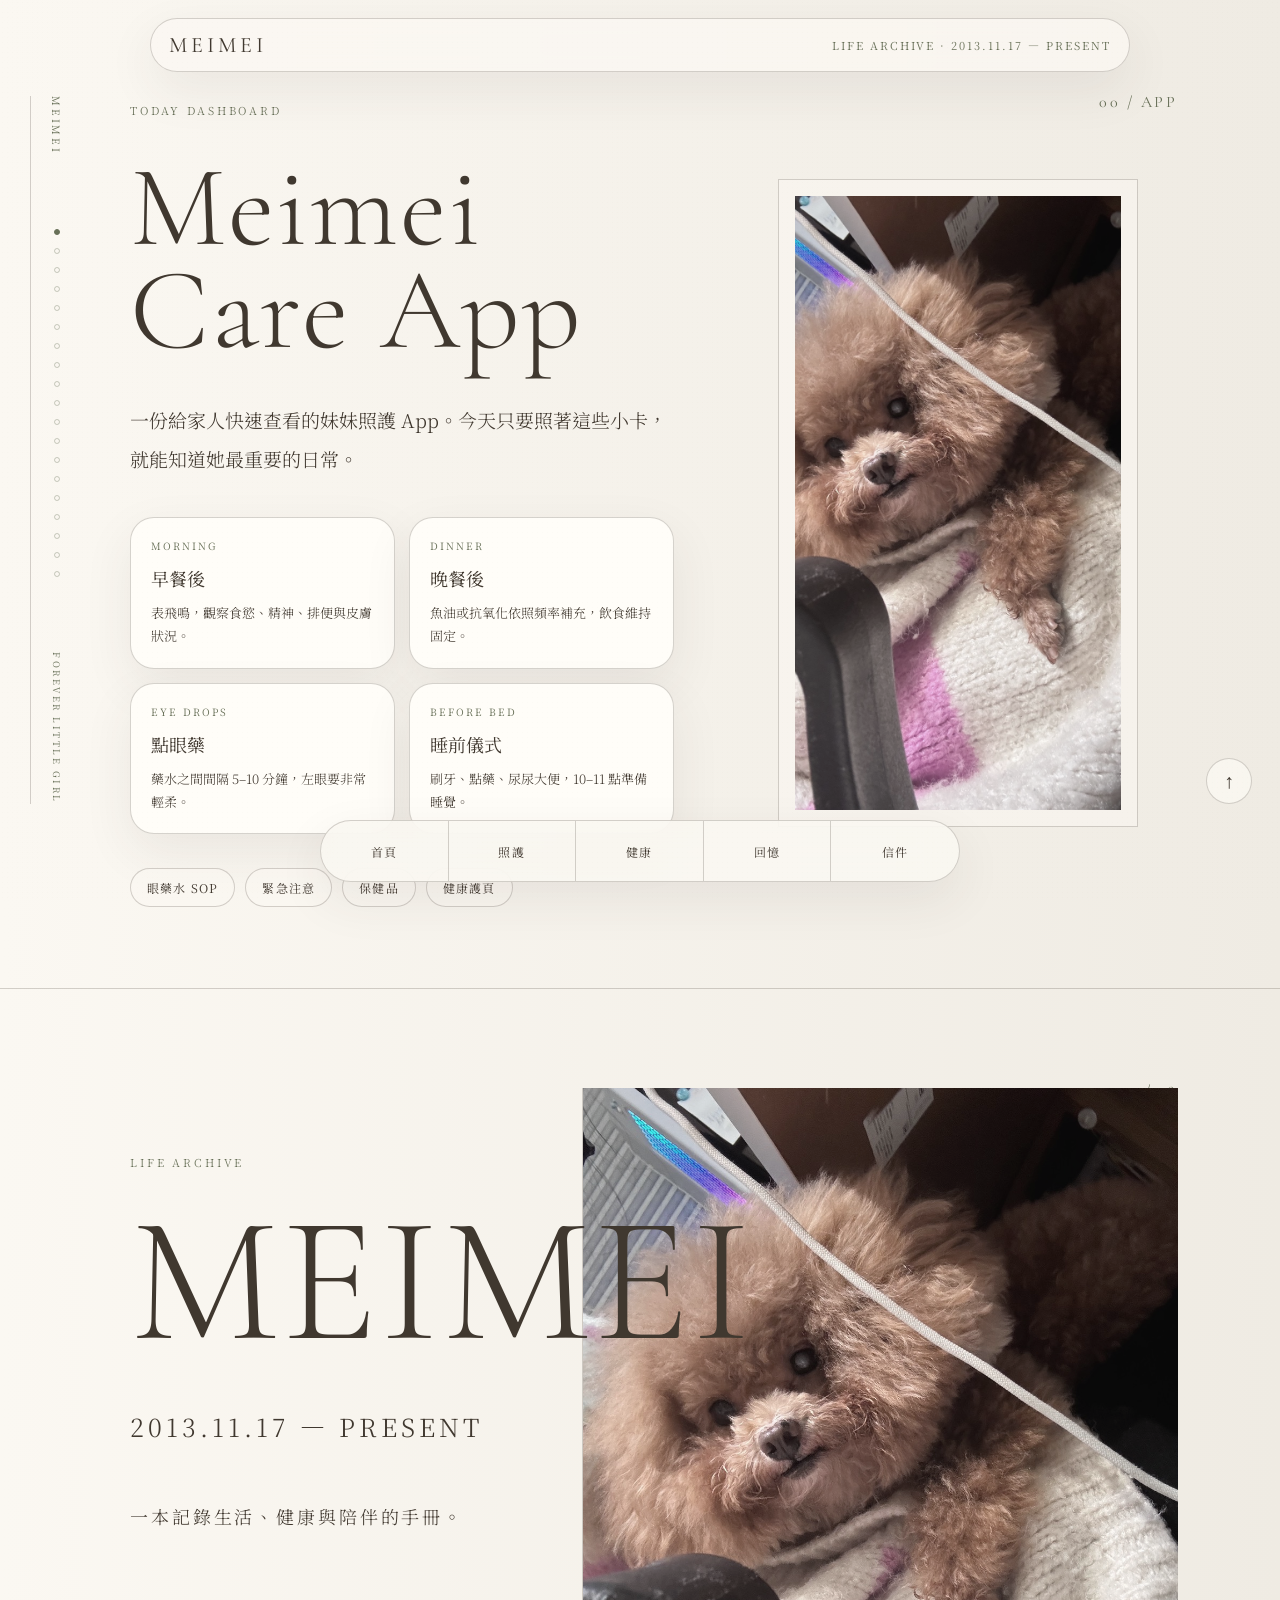
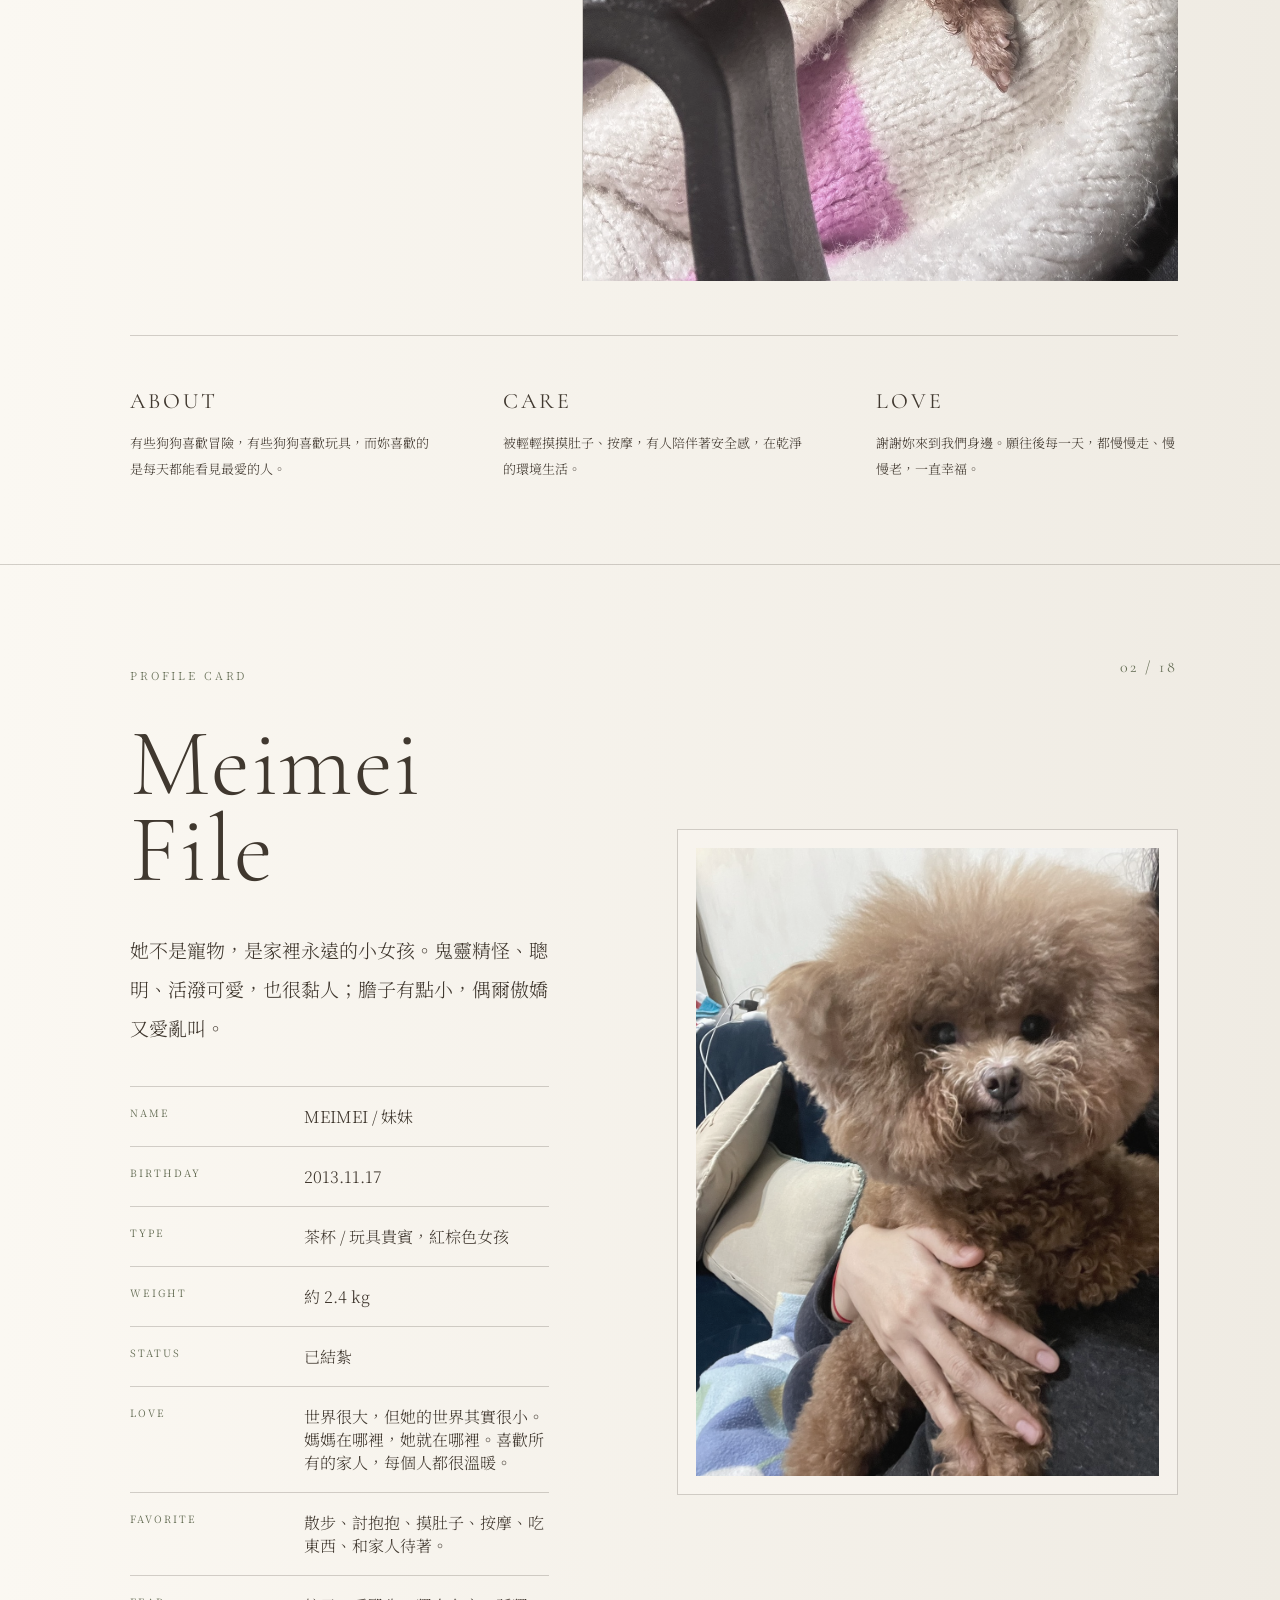
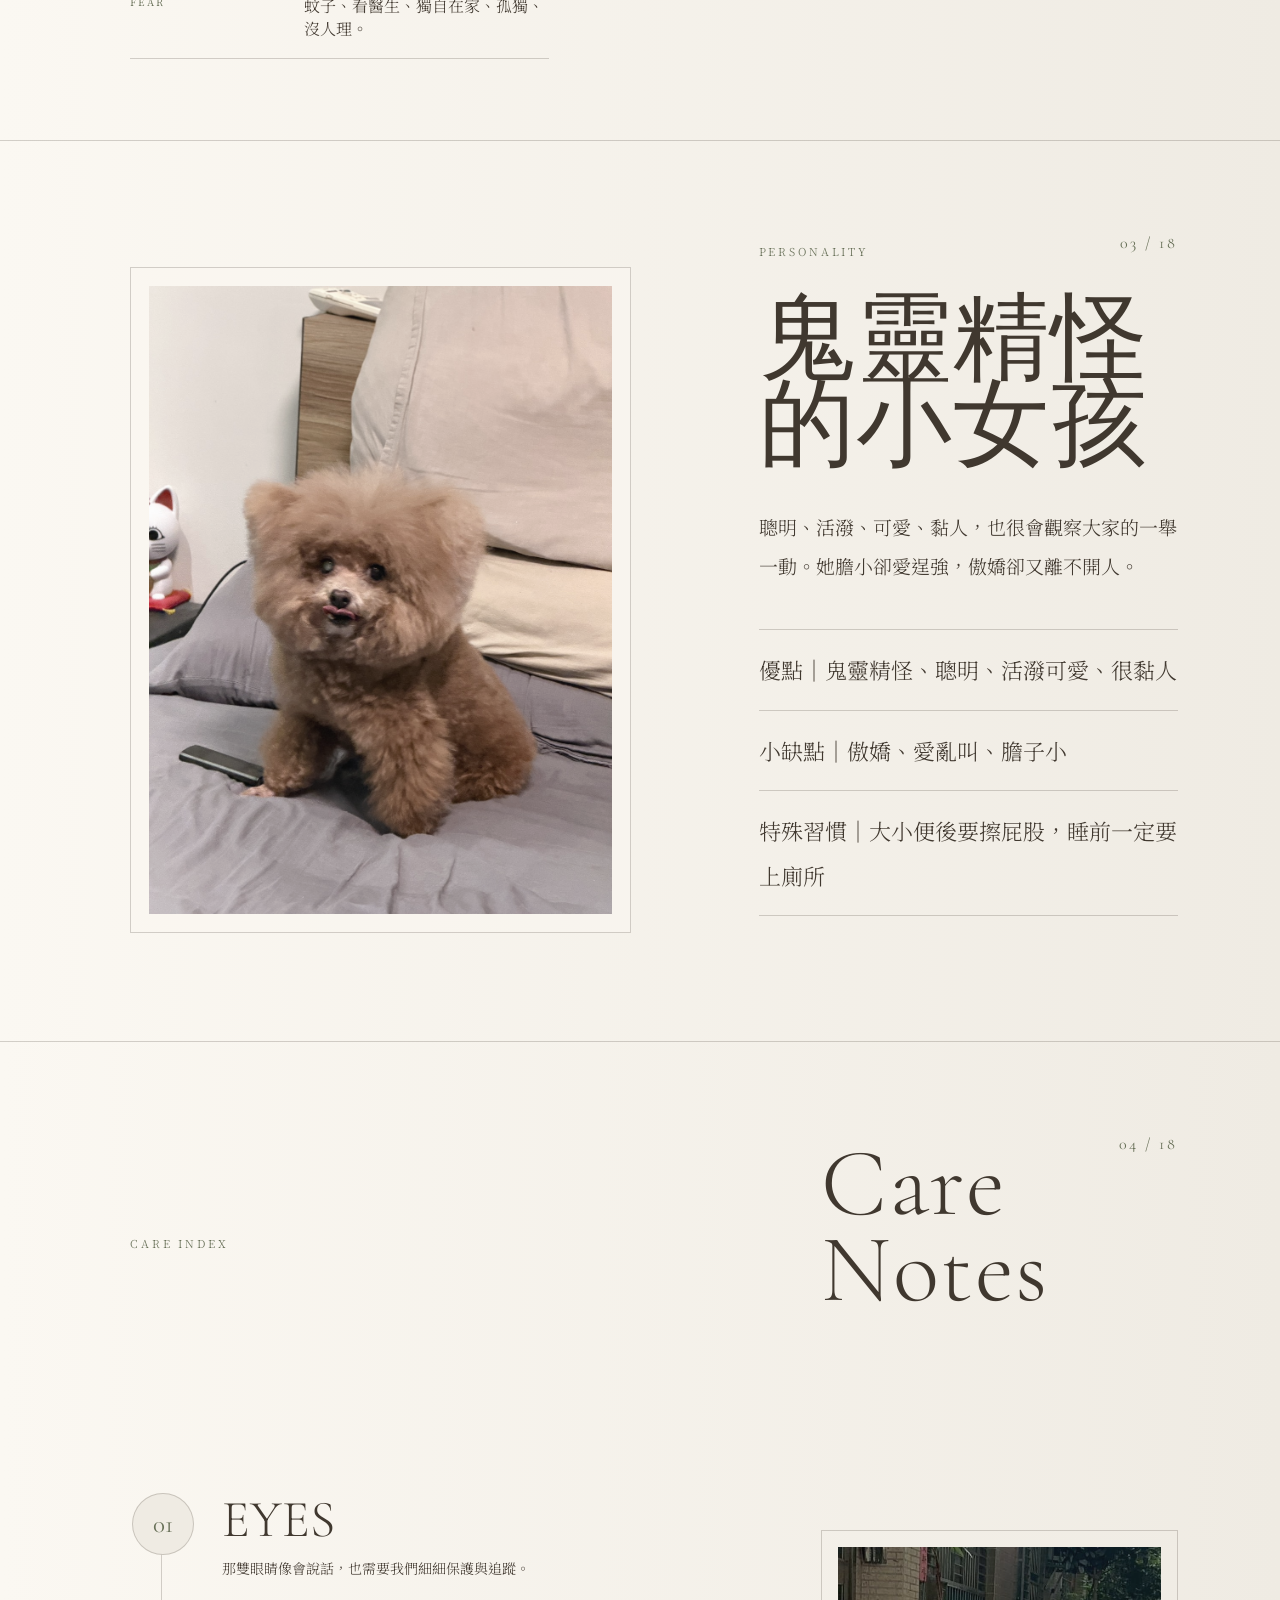
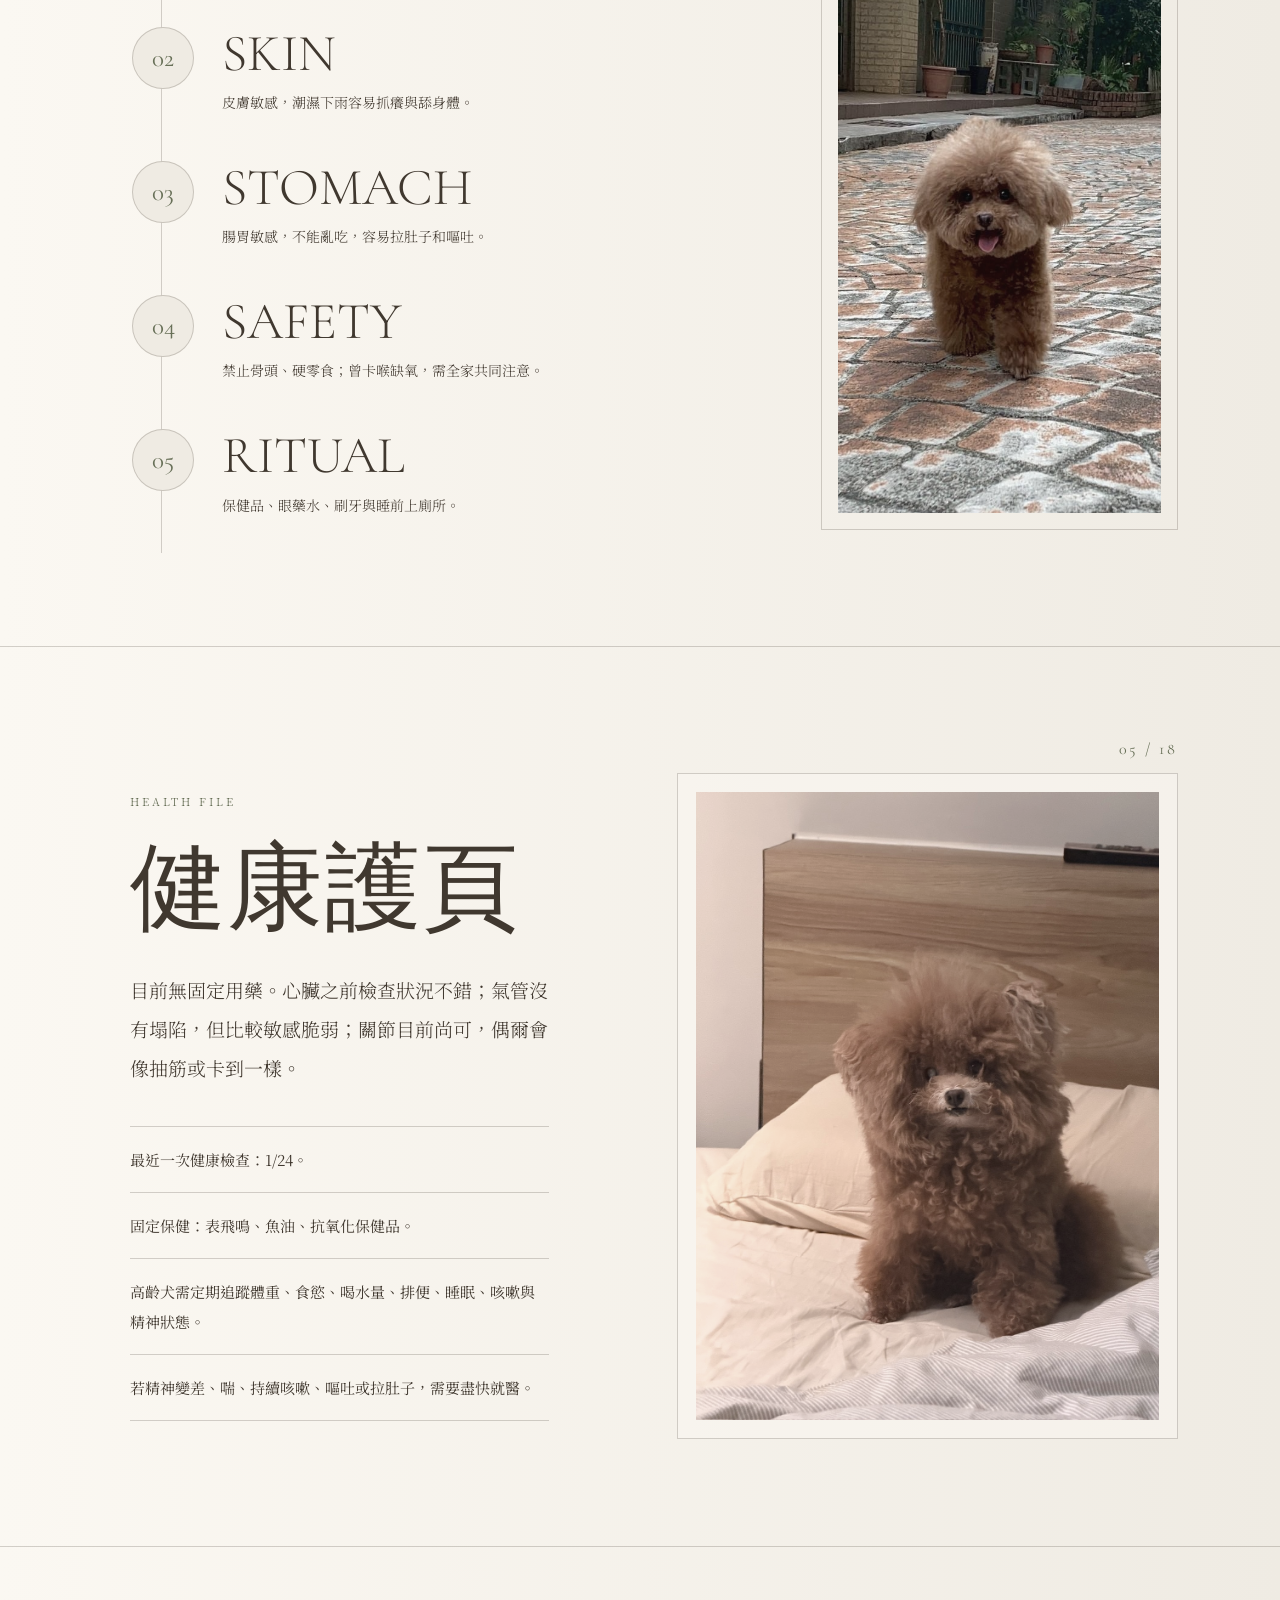
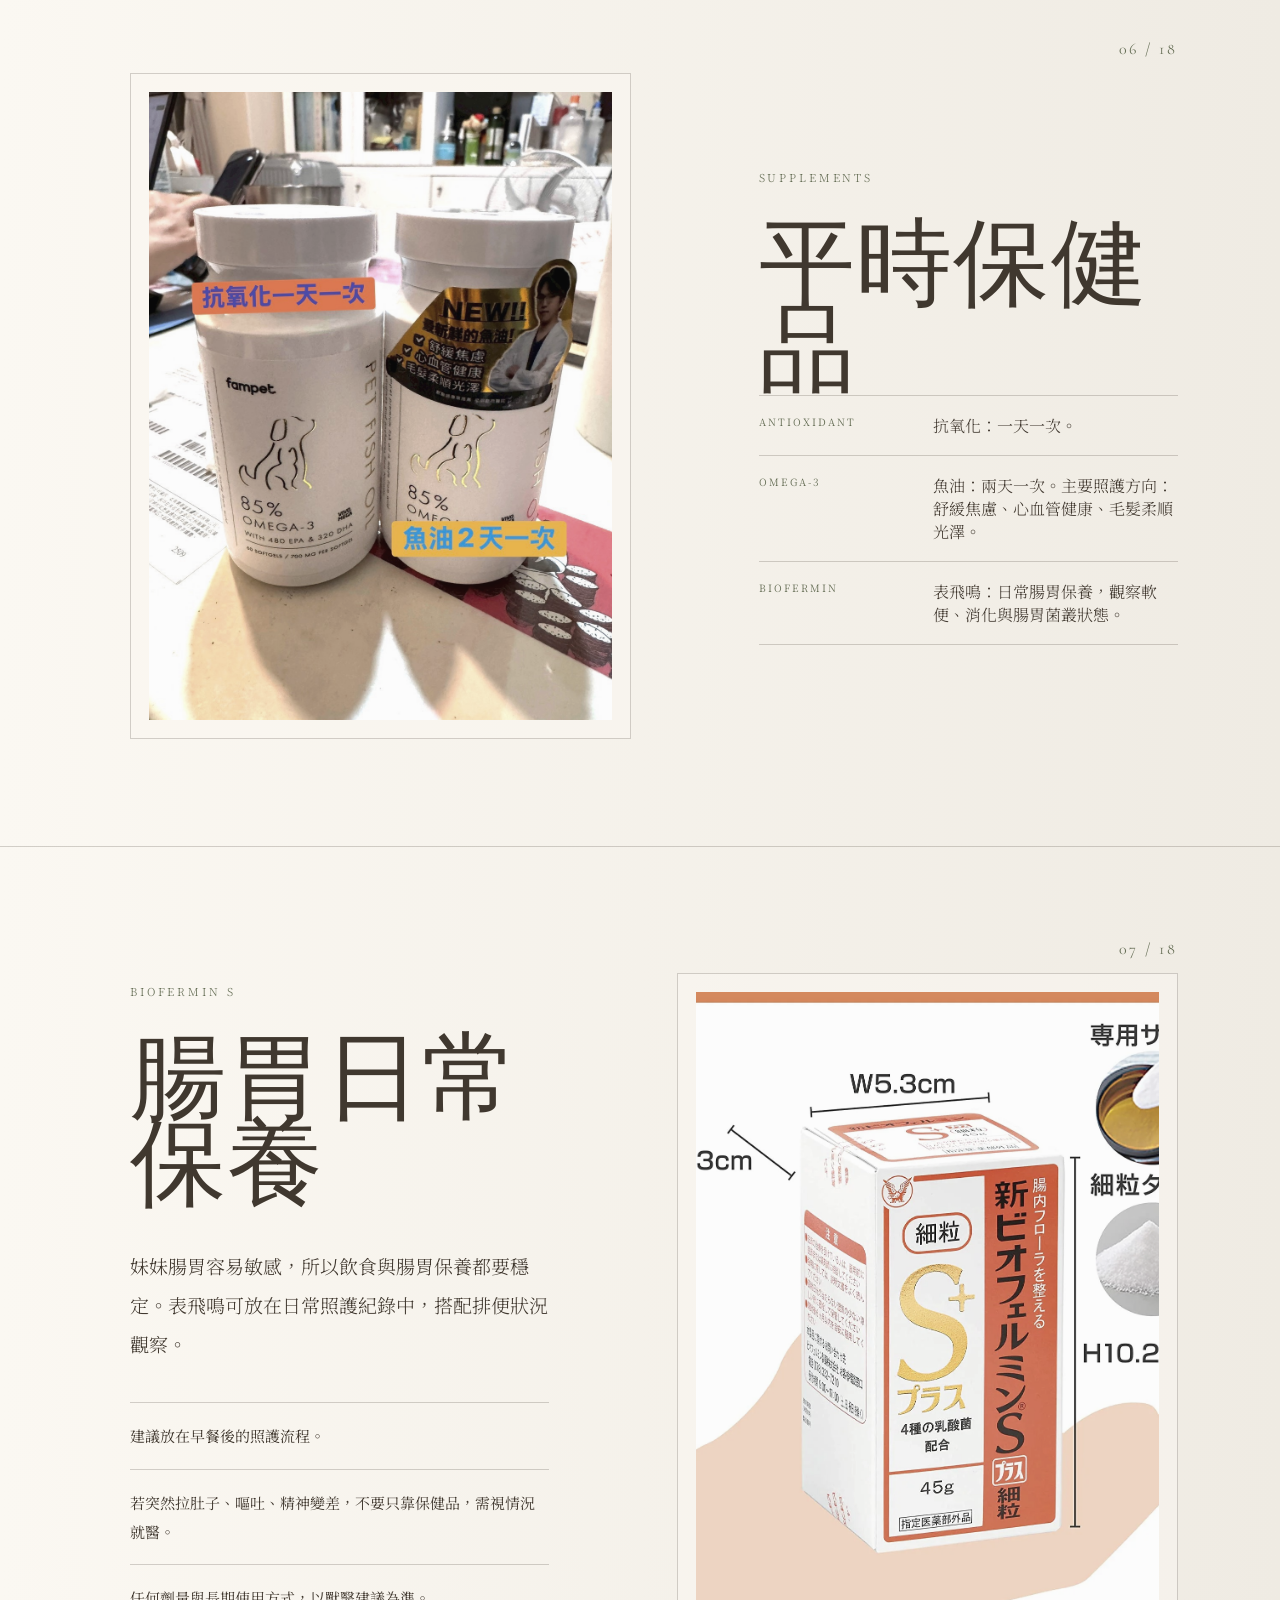
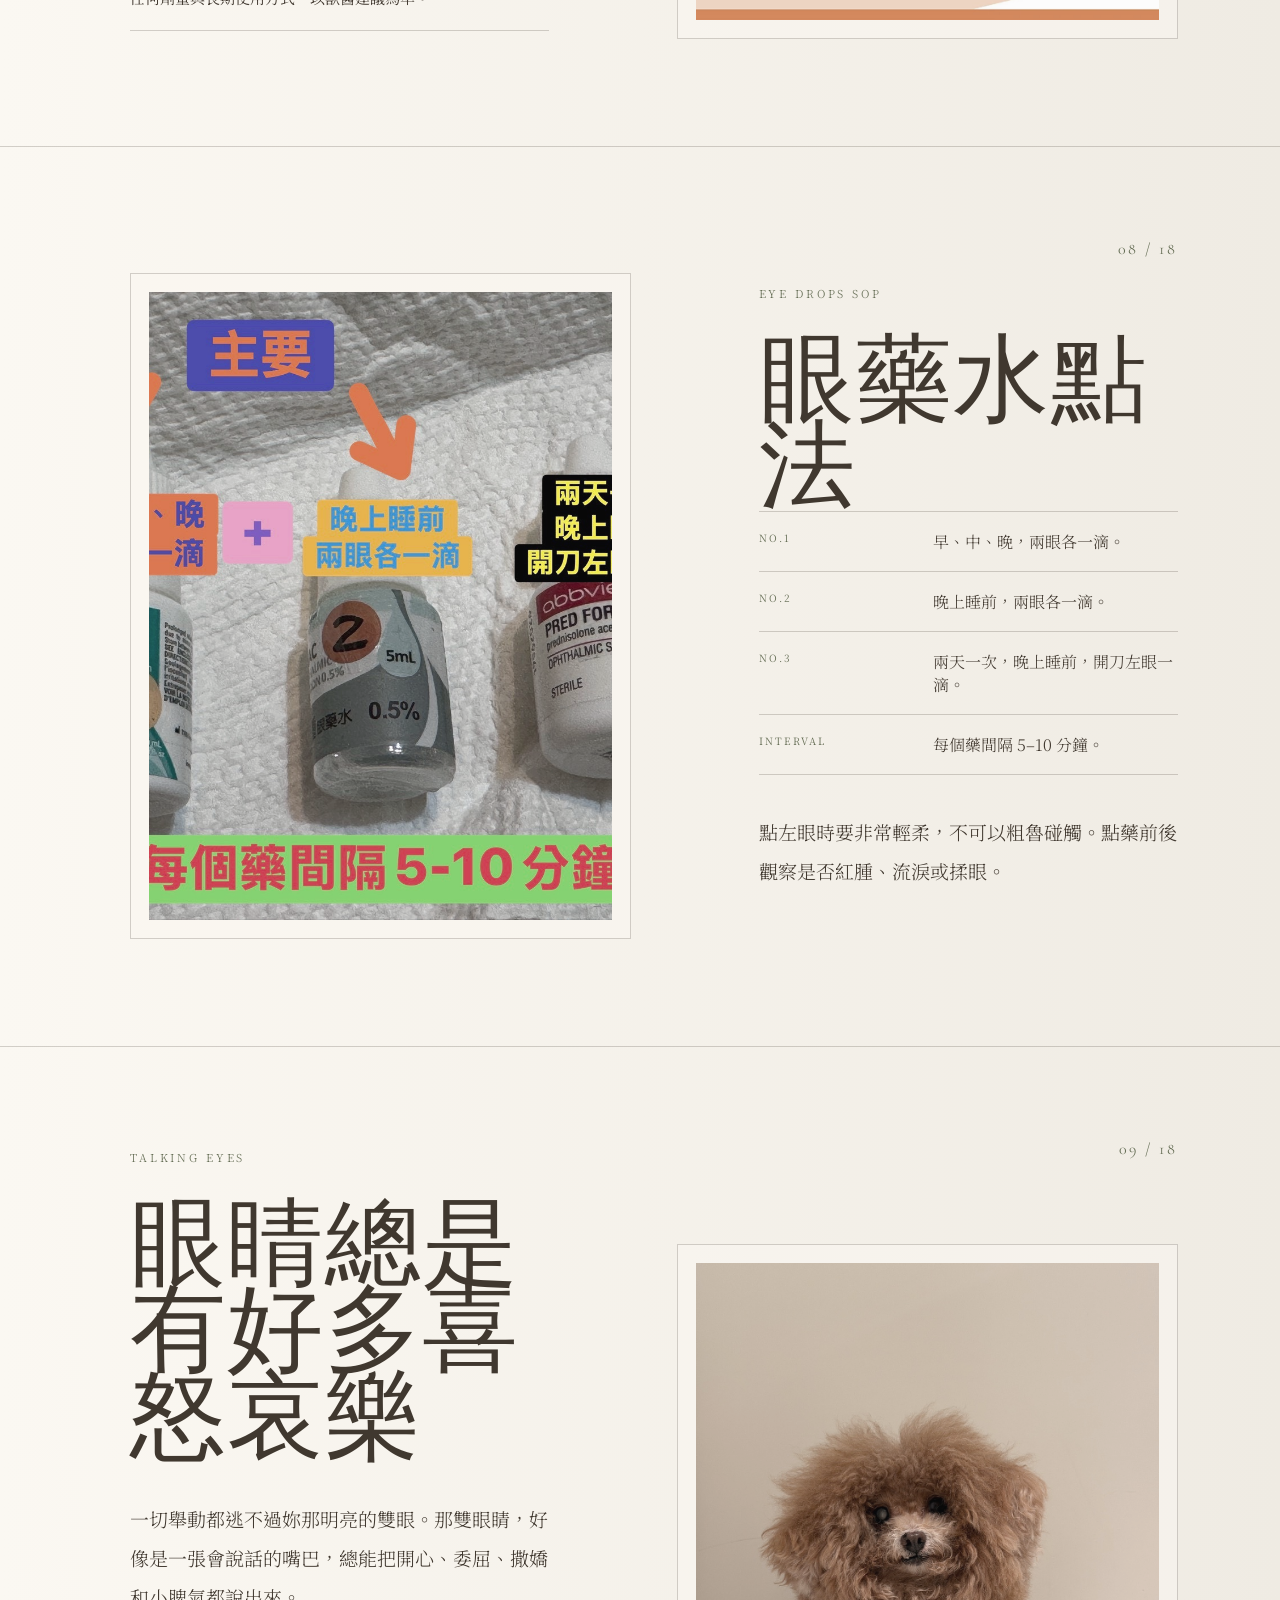
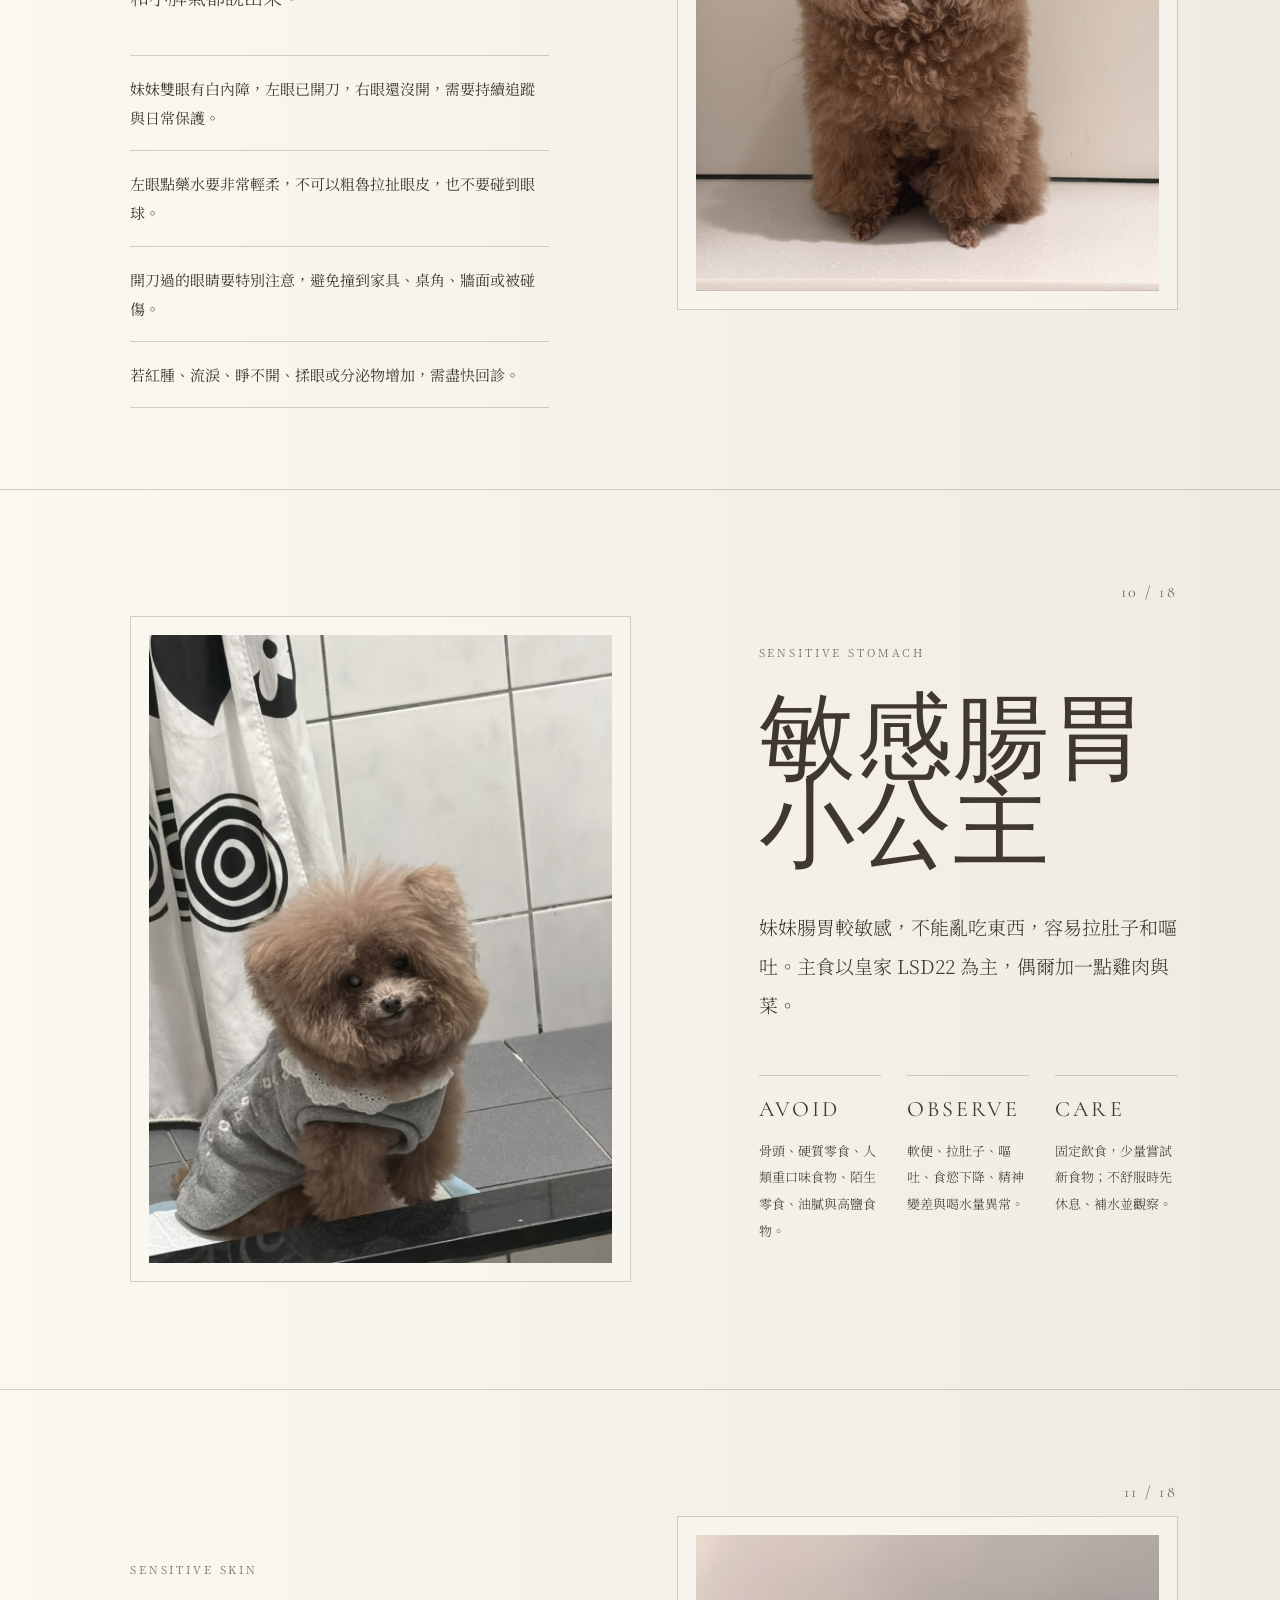
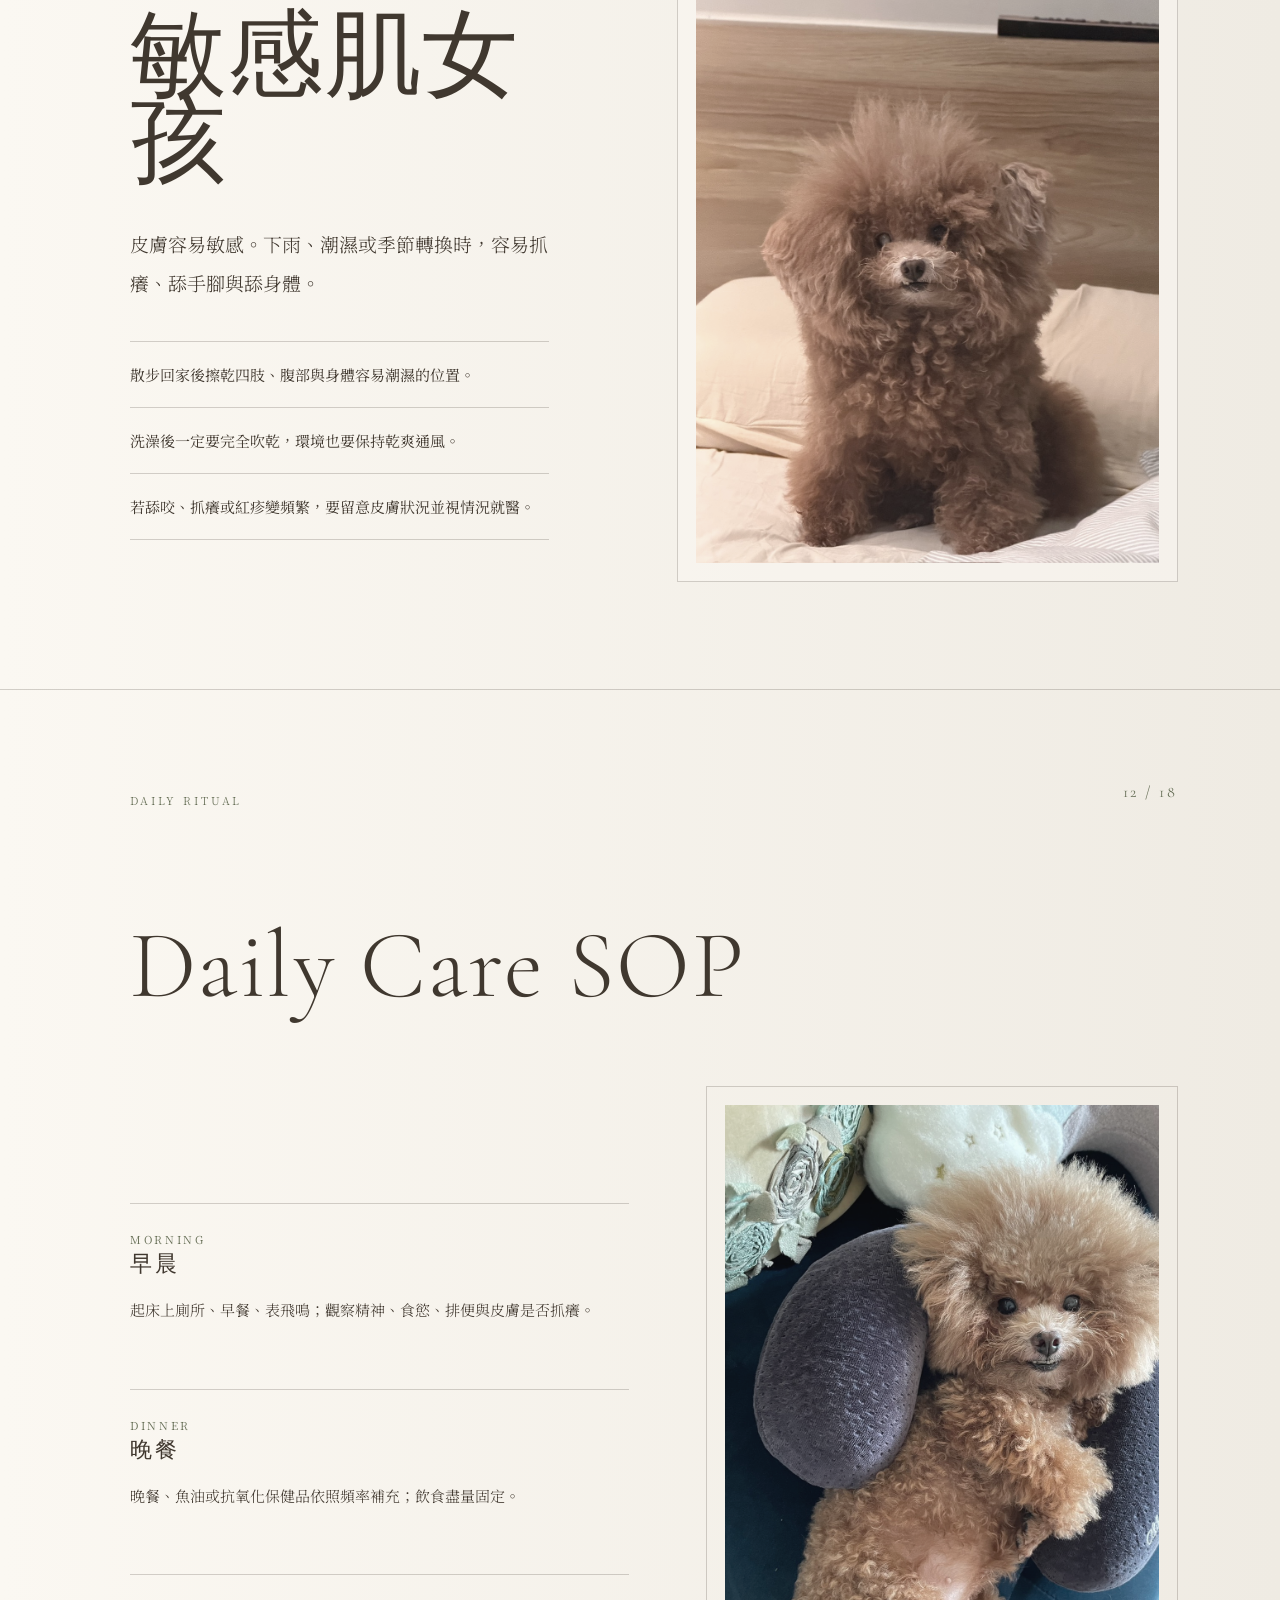
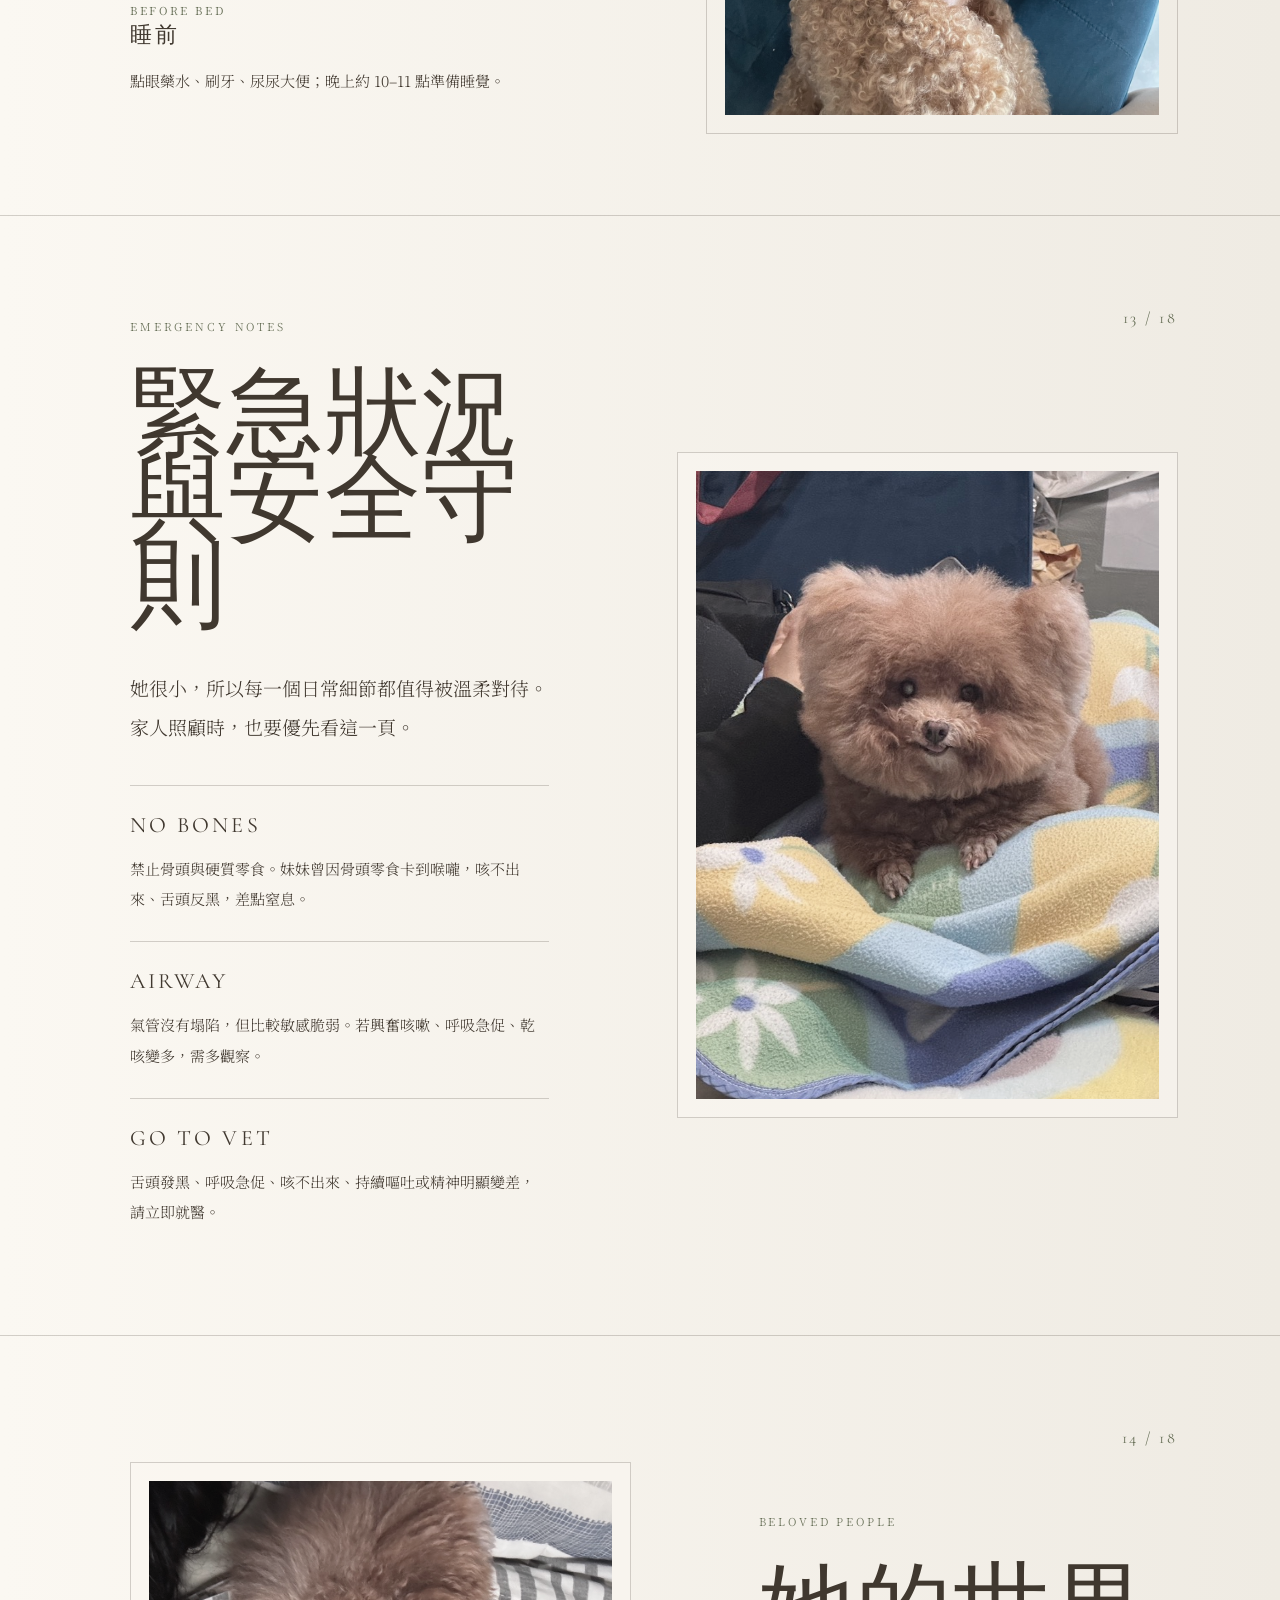
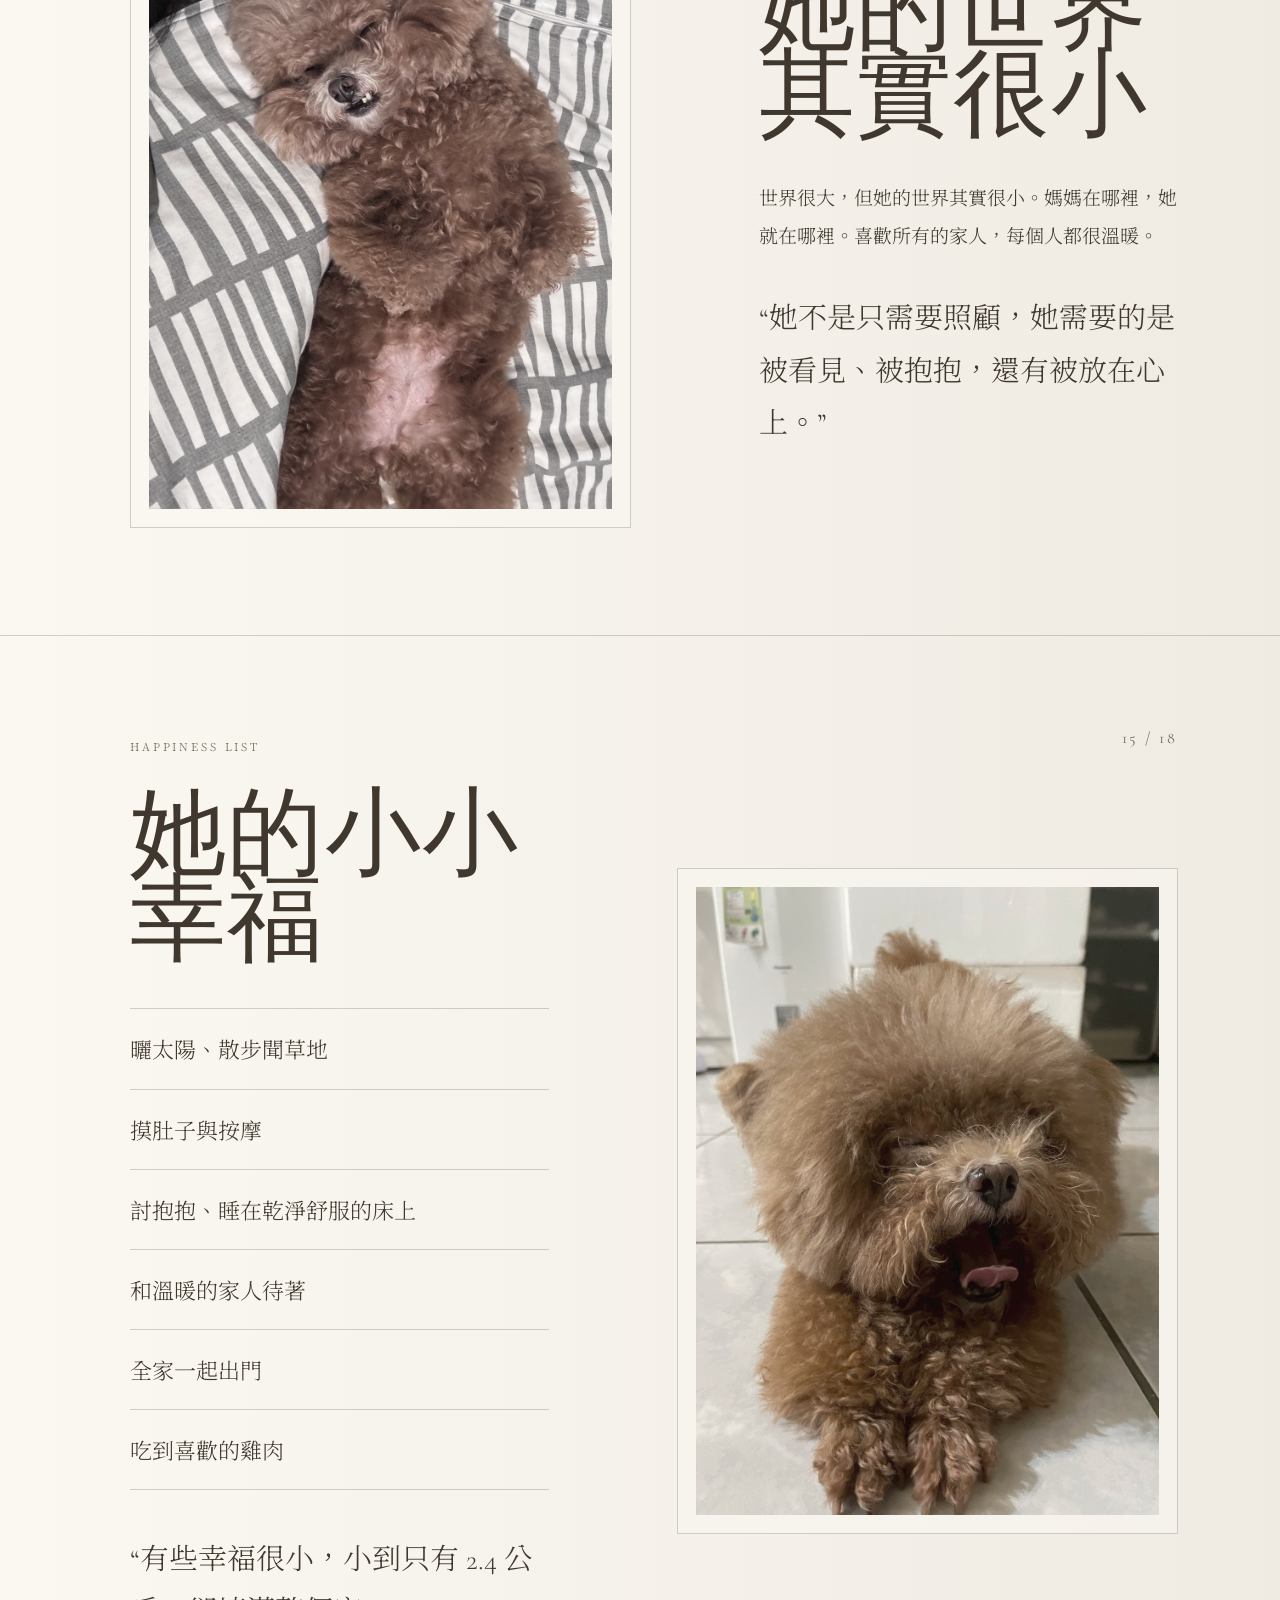
<file: index.html>
<!DOCTYPE html>
<html lang="zh-Hant">
<head>
  <meta charset="UTF-8" />
  <meta name="viewport" content="width=device-width, initial-scale=1.0" />
  <title>MEIMEI / LIFE ARCHIVE</title>
  <link rel="stylesheet" href="style.css" />
</head>
<body>
  <div class="grain"></div>
  <header class="app-top"><div class="app-logo">MEIMEI</div><div class="app-date">LIFE ARCHIVE · 2013.11.17 — PRESENT</div></header>
  <aside class="side-nav"><div class="brand-mini">MEIMEI</div><nav id="dots"></nav><div class="side-caption">FOREVER LITTLE GIRL</div></aside>
  <main id="app">
    <section class="page dashboard" id="home"><div class="page-count">00 / APP</div><div class="dash-copy"><p class="eyebrow">TODAY DASHBOARD</p><h2>Meimei Care App</h2><p class="lead">一份給家人快速查看的妹妹照護 App。今天只要照著這些小卡，就能知道她最重要的日常。</p><div class="today-grid"><div class="task-card"><span>Morning</span><b>早餐後</b><p>表飛鳴，觀察食慾、精神、排便與皮膚狀況。</p></div><div class="task-card"><span>Dinner</span><b>晚餐後</b><p>魚油或抗氧化依照頻率補充，飲食維持固定。</p></div><div class="task-card"><span>Eye Drops</span><b>點眼藥</b><p>藥水之間間隔 5–10 分鐘，左眼要非常輕柔。</p></div><div class="task-card"><span>Before Bed</span><b>睡前儀式</b><p>刷牙、點藥、尿尿大便，10–11 點準備睡覺。</p></div></div><div class="quick-row"><a class="pill" href="#eye-drops">眼藥水 SOP</a><a class="pill" href="#safety">緊急注意</a><a class="pill" href="#supplements">保健品</a><a class="pill" href="#health">健康護頁</a></div></div><figure class="dash-photo"><img src="S__35315780_0.jpg" alt="MEIMEI" /></figure></section>
    <section class="page cover" id="cover"><div class="page-count">01 / 18</div><div class="cover-left"><p class="eyebrow">LIFE ARCHIVE</p><h1>MEIMEI</h1><p class="date">2013.11.17 — PRESENT</p><p class="zh-title">一本記錄生活、健康與陪伴的手冊。</p></div><div class="vertical-word">FOREVER LITTLE GIRL</div><figure class="hero-photo"><img src="S__35315780_0.jpg" alt="MEIMEI" /></figure><div class="intro-grid"><article><h3>ABOUT</h3><p>有些狗狗喜歡冒險，有些狗狗喜歡玩具，而妳喜歡的是每天都能看見最愛的人。</p></article><article><h3>CARE</h3><p>被輕輕摸摸肚子、按摩，有人陪伴著安全感，在乾淨的環境生活。</p></article><article><h3>LOVE</h3><p>謝謝妳來到我們身邊。願往後每一天，都慢慢走、慢慢老，一直幸福。</p></article></div></section>
    <section class="page split" id="profile"><div class="page-count">02 / 18</div><div class="copy"><p class="eyebrow">PROFILE CARD</p><h2>Meimei File</h2><p class="lead">她不是寵物，是家裡永遠的小女孩。鬼靈精怪、聰明、活潑可愛，也很黏人；膽子有點小，偶爾傲嬌又愛亂叫。</p><div class="info-list"><div><span>NAME</span><b>MEIMEI / 妹妹</b></div><div><span>BIRTHDAY</span><b>2013.11.17</b></div><div><span>TYPE</span><b>茶杯 / 玩具貴賓，紅棕色女孩</b></div><div><span>WEIGHT</span><b>約 2.4 kg</b></div><div><span>STATUS</span><b>已結紮</b></div><div><span>LOVE</span><b>世界很大，但她的世界其實很小。媽媽在哪裡，她就在哪裡。喜歡所有的家人，每個人都很溫暖。</b></div><div><span>FAVORITE</span><b>散步、討抱抱、摸肚子、按摩、吃東西、和家人待著。</b></div><div><span>FEAR</span><b>蚊子、看醫生、獨自在家、孤獨、沒人理。</b></div></div></div><figure class="photo-frame"><img src="S__35315789_0.jpg" alt="MEIMEI" /></figure></section>
    <section class="page split reverse" id="personality"><div class="page-count">03 / 18</div><figure class="photo-frame"><img src="S__35315798_0.jpg" alt="MEIMEI" /></figure><div class="copy"><p class="eyebrow">PERSONALITY</p><h2>鬼靈精怪的小女孩</h2><p class="lead">聰明、活潑、可愛、黏人，也很會觀察大家的一舉一動。她膽小卻愛逞強，傲嬌卻又離不開人。</p><div class="list-lines"><p>優點｜鬼靈精怪、聰明、活潑可愛、很黏人</p><p>小缺點｜傲嬌、愛亂叫、膽子小</p><p>特殊習慣｜大小便後要擦屁股，睡前一定要上廁所</p></div></div></section>
    <section class="page index-page" id="care-index"><div class="page-count">04 / 18</div><p class="eyebrow">CARE INDEX</p><h2>Care Notes</h2><div class="timeline"><div><span>01</span><strong>EYES</strong><p>那雙眼睛像會說話，也需要我們細細保護與追蹤。</p></div><div><span>02</span><strong>SKIN</strong><p>皮膚敏感，潮濕下雨容易抓癢與舔身體。</p></div><div><span>03</span><strong>STOMACH</strong><p>腸胃敏感，不能亂吃，容易拉肚子和嘔吐。</p></div><div><span>04</span><strong>SAFETY</strong><p>禁止骨頭、硬零食；曾卡喉缺氧，需全家共同注意。</p></div><div><span>05</span><strong>RITUAL</strong><p>保健品、眼藥水、刷牙與睡前上廁所。</p></div></div><figure class="small-photo"><img src="LINE_ALBUM_2026529_260529_33.jpeg" alt="MEIMEI" /></figure></section>
    <section class="page split" id="health"><div class="page-count">05 / 18</div><div class="copy"><p class="eyebrow">HEALTH FILE</p><h2>健康護頁</h2><p class="lead">目前無固定用藥。心臟之前檢查狀況不錯；氣管沒有塌陷，但比較敏感脆弱；關節目前尚可，偶爾會像抽筋或卡到一樣。</p><ul class="minimal-list"><li>最近一次健康檢查：1/24。</li><li>固定保健：表飛鳴、魚油、抗氧化保健品。</li><li>高齡犬需定期追蹤體重、食慾、喝水量、排便、睡眠、咳嗽與精神狀態。</li><li>若精神變差、喘、持續咳嗽、嘔吐或拉肚子，需要盡快就醫。</li></ul></div><figure class="photo-frame"><img src="S__35315772_0.jpg" alt="MEIMEI" /></figure></section>
    <section class="page split reverse" id="supplements"><div class="page-count">06 / 18</div><figure class="photo-frame"><img src="S__35315852_0.jpg" alt="supplements" /></figure><div class="copy"><p class="eyebrow">SUPPLEMENTS</p><h2>平時保健品</h2><div class="info-list"><div><span>ANTIOXIDANT</span><b>抗氧化：一天一次。</b></div><div><span>OMEGA-3</span><b>魚油：兩天一次。主要照護方向：舒緩焦慮、心血管健康、毛髮柔順光澤。</b></div><div><span>BIOFERMIN</span><b>表飛鳴：日常腸胃保養，觀察軟便、消化與腸胃菌叢狀態。</b></div></div></div></section>
    <section class="page split" id="biofermin"><div class="page-count">07 / 18</div><div class="copy"><p class="eyebrow">BIOFERMIN S</p><h2>腸胃日常保養</h2><p class="lead">妹妹腸胃容易敏感，所以飲食與腸胃保養都要穩定。表飛鳴可放在日常照護紀錄中，搭配排便狀況觀察。</p><ul class="minimal-list"><li>建議放在早餐後的照護流程。</li><li>若突然拉肚子、嘔吐、精神變差，不要只靠保健品，需視情況就醫。</li><li>任何劑量與長期使用方式，以獸醫建議為準。</li></ul></div><figure class="photo-frame"><img src="81ihf7a_5dL._AC_SL1500_2048x.webp" alt="Biofermin S" /></figure></section>
    <section class="page split reverse" id="eye-drops"><div class="page-count">08 / 18</div><figure class="photo-frame"><img src="S__35315851_0.jpg" alt="eye drops" /></figure><div class="copy"><p class="eyebrow">EYE DROPS SOP</p><h2>眼藥水點法</h2><div class="info-list"><div><span>NO.1</span><b>早、中、晚，兩眼各一滴。</b></div><div><span>NO.2</span><b>晚上睡前，兩眼各一滴。</b></div><div><span>NO.3</span><b>兩天一次，晚上睡前，開刀左眼一滴。</b></div><div><span>INTERVAL</span><b>每個藥間隔 5–10 分鐘。</b></div></div><p class="lead">點左眼時要非常輕柔，不可以粗魯碰觸。點藥前後觀察是否紅腫、流淚或揉眼。</p></div></section>
    <section class="page split" id="eyes"><div class="page-count">09 / 18</div><div class="copy"><p class="eyebrow">TALKING EYES</p><h2>眼睛總是有好多喜怒哀樂</h2><p class="lead">一切舉動都逃不過妳那明亮的雙眼。那雙眼睛，好像是一張會說話的嘴巴，總能把開心、委屈、撒嬌和小脾氣都說出來。</p><ul class="minimal-list"><li>妹妹雙眼有白內障，左眼已開刀，右眼還沒開，需要持續追蹤與日常保護。</li><li>左眼點藥水要非常輕柔，不可以粗魯拉扯眼皮，也不要碰到眼球。</li><li>開刀過的眼睛要特別注意，避免撞到家具、桌角、牆面或被碰傷。</li><li>若紅腫、流淚、睜不開、揉眼或分泌物增加，需盡快回診。</li></ul></div><figure class="photo-frame"><img src="S__35315769_0.jpg" alt="MEIMEI" /></figure></section>
    <section class="page split reverse" id="stomach"><div class="page-count">10 / 18</div><figure class="photo-frame"><img src="S__35315773_0.jpg" alt="MEIMEI" /></figure><div class="copy"><p class="eyebrow">SENSITIVE STOMACH</p><h2>敏感腸胃小公主</h2><p class="lead">妹妹腸胃較敏感，不能亂吃東西，容易拉肚子和嘔吐。主食以皇家 LSD22 為主，偶爾加一點雞肉與菜。</p><div class="three-cols"><article><h3>AVOID</h3><p>骨頭、硬質零食、人類重口味食物、陌生零食、油膩與高鹽食物。</p></article><article><h3>OBSERVE</h3><p>軟便、拉肚子、嘔吐、食慾下降、精神變差與喝水量異常。</p></article><article><h3>CARE</h3><p>固定飲食，少量嘗試新食物；不舒服時先休息、補水並觀察。</p></article></div></div></section>
    <section class="page split" id="skin"><div class="page-count">11 / 18</div><div class="copy"><p class="eyebrow">SENSITIVE SKIN</p><h2>敏感肌女孩</h2><p class="lead">皮膚容易敏感。下雨、潮濕或季節轉換時，容易抓癢、舔手腳與舔身體。</p><ul class="minimal-list"><li>散步回家後擦乾四肢、腹部與身體容易潮濕的位置。</li><li>洗澡後一定要完全吹乾，環境也要保持乾爽通風。</li><li>若舔咬、抓癢或紅疹變頻繁，要留意皮膚狀況並視情況就醫。</li></ul></div><figure class="photo-frame"><img src="S__35315771_0.jpg" alt="MEIMEI" /></figure></section>
    <section class="page ritual" id="ritual"><div class="page-count">12 / 18</div><p class="eyebrow">DAILY RITUAL</p><h2>Daily Care SOP</h2><div class="ritual-grid"><article><span>Morning</span><h3>早晨</h3><p>起床上廁所、早餐、表飛鳴；觀察精神、食慾、排便與皮膚是否抓癢。</p></article><article><span>Dinner</span><h3>晚餐</h3><p>晚餐、魚油或抗氧化保健品依照頻率補充；飲食盡量固定。</p></article><article><span>Before Bed</span><h3>睡前</h3><p>點眼藥水、刷牙、尿尿大便；晚上約 10–11 點準備睡覺。</p></article></div><figure class="wide-photo"><img src="S__35315785_0.jpg" alt="MEIMEI" /></figure></section>
    <section class="page split" id="safety"><div class="page-count">13 / 18</div><div class="copy"><p class="eyebrow">EMERGENCY NOTES</p><h2>緊急狀況與安全守則</h2><p class="lead">她很小，所以每一個日常細節都值得被溫柔對待。家人照顧時，也要優先看這一頁。</p><div class="warning-block"><h3>NO BONES</h3><p>禁止骨頭與硬質零食。妹妹曾因骨頭零食卡到喉嚨，咳不出來、舌頭反黑，差點窒息。</p></div><div class="warning-block"><h3>AIRWAY</h3><p>氣管沒有塌陷，但比較敏感脆弱。若興奮咳嗽、呼吸急促、乾咳變多，需多觀察。</p></div><div class="warning-block"><h3>GO TO VET</h3><p>舌頭發黑、呼吸急促、咳不出來、持續嘔吐或精神明顯變差，請立即就醫。</p></div></div><figure class="photo-frame"><img src="S__35315777_0.jpg" alt="MEIMEI" /></figure></section>
    <section class="page split reverse" id="beloved"><div class="page-count">14 / 18</div><figure class="photo-frame"><img src="S__35315774_0.jpg" alt="MEIMEI" /></figure><div class="copy"><p class="eyebrow">BELOVED PEOPLE</p><h2>她的世界其實很小</h2><p class="lead">世界很大，但她的世界其實很小。媽媽在哪裡，她就在哪裡。喜歡所有的家人，每個人都很溫暖。</p><p class="quote">“她不是只需要照顧，她需要的是被看見、被抱抱，還有被放在心上。”</p></div></section>
    <section class="page split" id="happiness"><div class="page-count">15 / 18</div><div class="copy"><p class="eyebrow">HAPPINESS LIST</p><h2>她的小小幸福</h2><div class="list-lines"><p>曬太陽、散步聞草地</p><p>摸肚子與按摩</p><p>討抱抱、睡在乾淨舒服的床上</p><p>和溫暖的家人待著</p><p>全家一起出門</p><p>吃到喜歡的雞肉</p></div><p class="quote">“有些幸福很小，小到只有 2.4 公斤，卻填滿整個家。”</p></div><figure class="photo-frame"><img src="LINE_ALBUM_2026529_260529_6.jpg" alt="MEIMEI" /></figure></section>
    <section class="page statement" id="underbite"><div class="page-count">16 / 18</div><figure class="statement-photo"><img src="S__35315776_0.jpg" alt="MEIMEI" /></figure><div class="statement-copy"><p class="eyebrow">MISS UNDERBITE</p><h2>我沒有暴牙，<br>我只是笑得比較早。</h2></div></section>
    <section class="page split reverse" id="logs"><div class="page-count">17 / 18</div><figure class="photo-frame"><img src="S__35315780_0.jpg" alt="MEIMEI" /></figure><div class="copy"><p class="eyebrow">TEMPLATES</p><h2>生活與健康追蹤</h2><div class="three-cols"><article><h3>DAILY</h3><p>今天散步去哪裡、吃了什麼、心情如何。</p></article><article><h3>HEALTH</h3><p>咳嗽、抓癢、嘔吐、拉肚子、食慾與喝水量。</p></article><article><h3>CHECKUP</h3><p>健檢日期、體重、醫院、醫師、血檢、眼科、牙齒與心臟備註。</p></article></div></div></section>
    <section class="page letter" id="letter"><div class="page-count">18 / 18</div><figure class="letter-photo"><img src="LINE_ALBUM_2026529_260529_33.jpeg" alt="MEIMEI" /></figure><div class="letter-copy"><p class="eyebrow">A LETTER TO MEIMEI</p><h2>給妹妹的一封信</h2><p>親愛的妹妹，謝謝妳來到我們家。</p><p>妳只有 2.4 公斤，卻佔據了我們人生很大很大的位置。</p><p>妳鬼靈精怪、聰明、活潑可愛，也很黏人；偶爾膽小、傲嬌、愛亂叫，但那也是妳最可愛的地方。</p><p>妳不用很勇敢，不用很懂事，也不用當最乖的小孩。</p><p>妳只要繼續當妹妹就好。</p><p class="ending">永遠的小女孩，永遠被愛著。</p></div></section>
  </main>
  <nav class="bottom-nav"><a href="#home">首頁</a><a href="#supplements">照護</a><a href="#health">健康</a><a href="#logs">回憶</a><a href="#letter">信件</a></nav>
  <button class="scroll-top" type="button" aria-label="Back to top">↑</button><script src="script.js"></script>
</body>
</html>
</file>
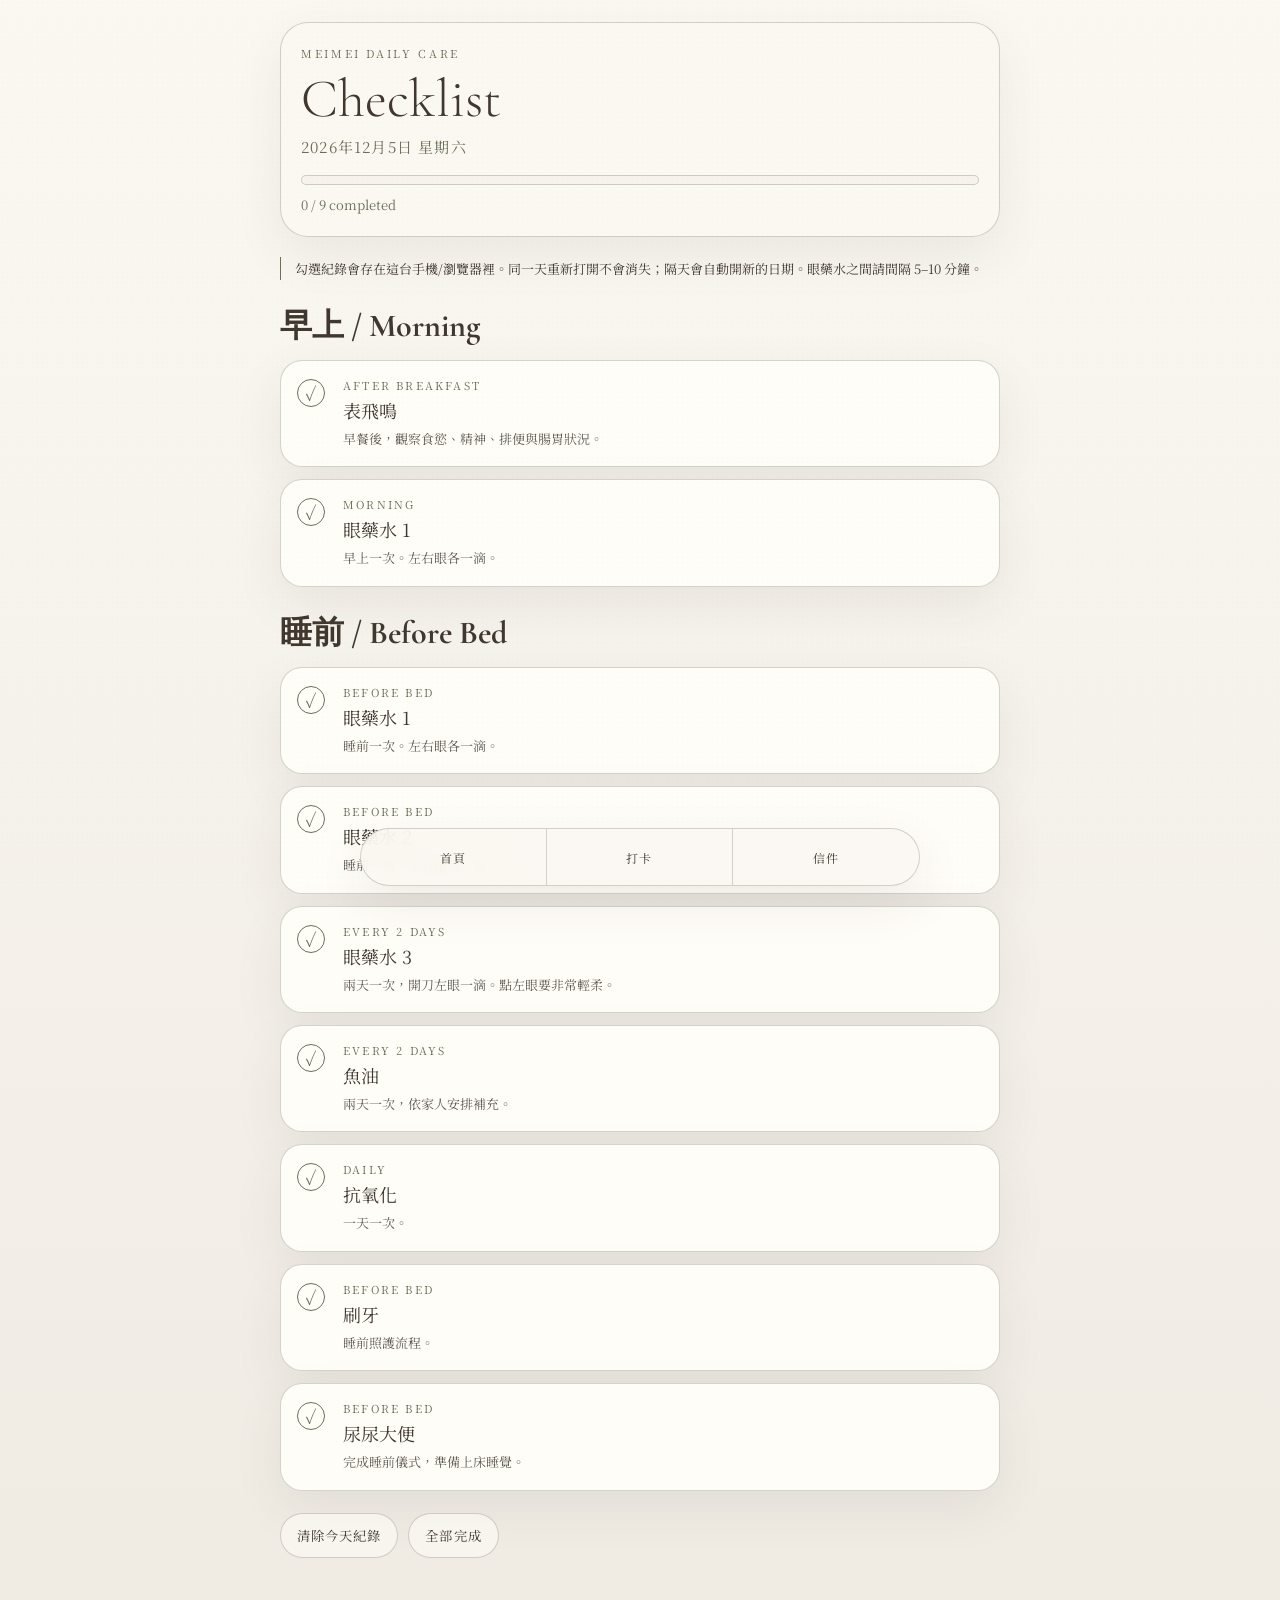
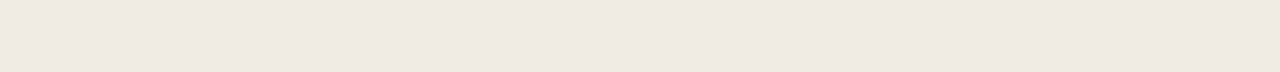
<file: checklist.html>
<!DOCTYPE html>
<html lang="zh-Hant">
<head>
  <meta charset="UTF-8" />
  <meta name="viewport" content="width=device-width, initial-scale=1.0" />
  <title>MEIMEI Daily Care Checklist</title>
  <style>
    @import url('https://fonts.googleapis.com/css2?family=Cormorant+Garamond:wght@300;400;500&family=Noto+Serif+TC:wght@300;400;500&display=swap');
    :root{--bg:#efebe3;--paper:#fbf8f2;--card:#fffdf8;--text:#40382f;--accent:#687058;--line:rgba(64,56,47,.22);--done:#d8ddcc;--shadow:0 18px 50px rgba(64,56,47,.08)}
    *{box-sizing:border-box} body{margin:0;background:linear-gradient(180deg,var(--paper),var(--bg));color:var(--text);font-family:'Noto Serif TC',serif;padding:22px 18px 92px}.grain{position:fixed;inset:0;pointer-events:none;opacity:.12;background-image:radial-gradient(rgba(64,56,47,.16) .5px,transparent .5px);background-size:5px 5px}.wrap{max-width:720px;margin:auto}.top{border:1px solid var(--line);border-radius:28px;padding:22px 20px;background:rgba(251,248,242,.72);box-shadow:var(--shadow);margin-bottom:18px}.eyebrow{font-size:11px;letter-spacing:.24em;color:var(--accent);text-transform:uppercase}.title{font-family:'Cormorant Garamond',serif;font-size:54px;line-height:.9;margin:14px 0 12px;font-weight:300}.date{font-size:15px;letter-spacing:.08em;color:var(--accent)}.progress{margin-top:18px;height:10px;border:1px solid var(--line);border-radius:999px;overflow:hidden;background:#f7f3ec}.bar{height:100%;width:0;background:var(--accent);transition:.25s}.summary{margin-top:10px;font-size:13px;color:var(--accent)}.section-title{font-family:'Cormorant Garamond',serif;font-size:32px;margin:24px 0 12px}.grid{display:grid;gap:12px}.item{display:grid;grid-template-columns:34px 1fr;gap:12px;align-items:start;border:1px solid var(--line);border-radius:22px;padding:16px;background:var(--card);box-shadow:var(--shadow);cursor:pointer;transition:.2s}.item.done{background:var(--done);opacity:.88}.box{width:28px;height:28px;border:1px solid var(--accent);border-radius:50%;display:grid;place-items:center;font-size:18px;color:var(--accent);margin-top:2px}.item.done .box{background:var(--accent);color:#fff}.time{font-size:11px;letter-spacing:.2em;text-transform:uppercase;color:var(--accent);margin-bottom:4px}.name{font-size:18px;font-weight:400}.note{font-size:13px;line-height:1.8;opacity:.82;margin-top:4px}.actions{display:flex;gap:10px;margin:22px 0;flex-wrap:wrap}.btn{border:1px solid var(--line);border-radius:999px;background:rgba(251,248,242,.8);padding:12px 16px;color:var(--text);font-family:inherit;letter-spacing:.08em}.bottom-nav{position:fixed;left:50%;bottom:14px;transform:translateX(-50%);width:min(92vw,560px);height:58px;border:1px solid var(--line);border-radius:999px;background:rgba(251,248,242,.88);backdrop-filter:blur(18px);display:grid;grid-template-columns:repeat(3,1fr);box-shadow:var(--shadow);overflow:hidden}.bottom-nav a{text-decoration:none;color:var(--text);font-size:12px;letter-spacing:.12em;display:flex;align-items:center;justify-content:center;border-right:1px solid var(--line)}.bottom-nav a:last-child{border-right:0}.tip{font-size:13px;line-height:1.8;border-left:1px solid var(--accent);padding-left:14px;margin:20px 0;color:var(--text)}
  </style>
</head>
<body>
  <div class="grain"></div>
  <main class="wrap">
    <section class="top">
      <div class="eyebrow">MEIMEI DAILY CARE</div>
      <h1 class="title">Checklist</h1>
      <div class="date" id="todayText"></div>
      <div class="progress"><div class="bar" id="progressBar"></div></div>
      <div class="summary" id="summaryText">0 / 0 completed</div>
    </section>

    <p class="tip">勾選紀錄會存在這台手機/瀏覽器裡。同一天重新打開不會消失；隔天會自動開新的日期。眼藥水之間請間隔 5–10 分鐘。</p>

    <h2 class="section-title">早上 / Morning</h2>
    <div class="grid">
      <label class="item" data-key="biofermin"><div class="box">✓</div><div><div class="time">After Breakfast</div><div class="name">表飛鳴</div><div class="note">早餐後，觀察食慾、精神、排便與腸胃狀況。</div></div></label>
      <label class="item" data-key="drop1-morning"><div class="box">✓</div><div><div class="time">Morning</div><div class="name">眼藥水 1</div><div class="note">早上一次。左右眼各一滴。</div></div></label>
    </div>

    <h2 class="section-title">睡前 / Before Bed</h2>
    <div class="grid">
      <label class="item" data-key="drop1-bed"><div class="box">✓</div><div><div class="time">Before Bed</div><div class="name">眼藥水 1</div><div class="note">睡前一次。左右眼各一滴。</div></div></label>
      <label class="item" data-key="drop2-bed"><div class="box">✓</div><div><div class="time">Before Bed</div><div class="name">眼藥水 2</div><div class="note">睡前一次。左右眼各一滴。</div></div></label>
      <label class="item" data-key="drop3-left"><div class="box">✓</div><div><div class="time">Every 2 Days</div><div class="name">眼藥水 3</div><div class="note">兩天一次，開刀左眼一滴。點左眼要非常輕柔。</div></div></label>
      <label class="item" data-key="fish-oil"><div class="box">✓</div><div><div class="time">Every 2 Days</div><div class="name">魚油</div><div class="note">兩天一次，依家人安排補充。</div></div></label>
      <label class="item" data-key="antioxidant"><div class="box">✓</div><div><div class="time">Daily</div><div class="name">抗氧化</div><div class="note">一天一次。</div></div></label>
      <label class="item" data-key="brush"><div class="box">✓</div><div><div class="time">Before Bed</div><div class="name">刷牙</div><div class="note">睡前照護流程。</div></div></label>
      <label class="item" data-key="potty"><div class="box">✓</div><div><div class="time">Before Bed</div><div class="name">尿尿大便</div><div class="note">完成睡前儀式，準備上床睡覺。</div></div></label>
    </div>

    <div class="actions"><button class="btn" id="clearBtn">清除今天紀錄</button><button class="btn" id="checkAllBtn">全部完成</button></div>
  </main>
  <nav class="bottom-nav"><a href="index.html#home">首頁</a><a href="checklist.html">打卡</a><a href="index.html#letter">信件</a></nav>
  <script>
    const dateKey=new Date().toISOString().slice(0,10);const storageKey='meimei-checklist-'+dateKey;const formatter=new Intl.DateTimeFormat('zh-Hant-TW',{year:'numeric',month:'long',day:'numeric',weekday:'long'});document.getElementById('todayText').textContent=formatter.format(new Date());const items=[...document.querySelectorAll('.item')];let state=JSON.parse(localStorage.getItem(storageKey)||'{}');function save(){localStorage.setItem(storageKey,JSON.stringify(state))}function render(){let done=0;items.forEach(item=>{const key=item.dataset.key;const isDone=!!state[key];item.classList.toggle('done',isDone);if(isDone)done++});document.getElementById('summaryText').textContent=done+' / '+items.length+' completed';document.getElementById('progressBar').style.width=(done/items.length*100)+'%'}items.forEach(item=>item.addEventListener('click',()=>{const key=item.dataset.key;state[key]=!state[key];save();render()}));document.getElementById('clearBtn').addEventListener('click',()=>{state={};save();render()});document.getElementById('checkAllBtn').addEventListener('click',()=>{state={};items.forEach(item=>state[item.dataset.key]=true);save();render()});render();
  </script>
</body>
</html>
</file>
<file: style.css>
@import url('https://fonts.googleapis.com/css2?family=Cormorant+Garamond:wght@300;400;500&family=Noto+Serif+TC:wght@300;400;500&display=swap');
:root{--bg:#efebe3;--paper:#fbf8f2;--card:#fffdf8;--text:#40382f;--muted:#cfc7bb;--accent:#687058;--line:rgba(64,56,47,.22);--shadow:0 18px 50px rgba(64,56,47,.08)}*{box-sizing:border-box}html{scroll-behavior:smooth}body{margin:0;background:var(--bg);color:var(--text);font-family:'Noto Serif TC',serif;overflow-x:hidden;padding-bottom:78px}.grain{position:fixed;inset:0;pointer-events:none;opacity:.12;z-index:50;background-image:radial-gradient(rgba(64,56,47,.16) .5px,transparent .5px);background-size:5px 5px;mix-blend-mode:multiply}.app-top{position:fixed;top:18px;left:50%;transform:translateX(-50%);z-index:30;width:min(92vw,980px);height:54px;border:1px solid var(--line);border-radius:999px;background:rgba(251,248,242,.78);backdrop-filter:blur(16px);display:flex;align-items:center;justify-content:space-between;padding:0 18px;box-shadow:var(--shadow)}.app-logo{font-family:'Cormorant Garamond',serif;font-size:22px;letter-spacing:.18em}.app-date{font-size:11px;letter-spacing:.18em;color:var(--accent)}.bottom-nav{position:fixed;left:50%;bottom:18px;transform:translateX(-50%);z-index:40;width:min(92vw,640px);height:62px;border:1px solid var(--line);border-radius:999px;background:rgba(251,248,242,.84);backdrop-filter:blur(18px);display:grid;grid-template-columns:repeat(5,1fr);box-shadow:var(--shadow);overflow:hidden}.bottom-nav a{text-decoration:none;color:var(--text);font-size:12px;letter-spacing:.12em;display:flex;align-items:center;justify-content:center;border-right:1px solid var(--line)}.bottom-nav a:last-child{border-right:0}.bottom-nav a:hover{background:rgba(104,112,88,.08)}.side-nav{position:fixed;left:30px;top:96px;bottom:96px;width:52px;border-left:1px solid var(--line);z-index:10;display:flex;flex-direction:column;justify-content:space-between;align-items:center;color:var(--accent)}.brand-mini,.side-caption{writing-mode:vertical-rl;letter-spacing:.28em;font-size:10px;text-transform:uppercase}.side-caption{font-size:9px}#dots{display:flex;flex-direction:column;gap:13px}#dots a{width:6px;height:6px;border-radius:999px;border:1px solid var(--accent);display:block;opacity:.35}#dots a.active{background:var(--accent);opacity:1}.page{min-height:100vh;padding:11vh 8vw 9vh 130px;position:relative;border-bottom:1px solid var(--line);background:linear-gradient(90deg,var(--paper) 0%,var(--bg) 100%)}.page-count{position:absolute;right:8vw;top:92px;font-family:'Cormorant Garamond',serif;letter-spacing:.16em;font-size:16px;color:var(--accent)}.eyebrow{font-size:11px;letter-spacing:.26em;text-transform:uppercase;color:var(--accent);margin:0 0 34px}h1,h2{font-family:'Cormorant Garamond',serif;font-weight:300;letter-spacing:.015em;margin:0}h1{font-size:clamp(90px,14vw,205px);line-height:.82}h2{font-size:clamp(62px,7.5vw,126px);line-height:.9}h3{font-family:'Cormorant Garamond',serif;font-size:22px;font-weight:400;letter-spacing:.14em;text-transform:uppercase;margin:0 0 16px}p{font-weight:300;line-height:2.05;font-size:15px}img{width:100%;height:100%;object-fit:cover;display:block;filter:saturate(.72) contrast(.94) brightness(1.02)}.cover{min-height:118vh;display:grid;grid-template-columns:38% 1fr;grid-template-rows:auto 1fr auto;gap:54px}.cover-left{z-index:2;padding-top:7vh}.date{font-size:25px;letter-spacing:.16em;margin:46px 0}.zh-title{font-size:18px;letter-spacing:.16em}.vertical-word{position:absolute;right:8vw;top:160px;writing-mode:vertical-rl;letter-spacing:.34em;font-size:14px;color:var(--text)}.hero-photo{grid-column:2;grid-row:1 / span 2;margin:0;min-height:74vh;border-left:1px solid var(--line);overflow:hidden}.hero-photo img{object-position:center 42%}.intro-grid{grid-column:1 / span 2;display:grid;grid-template-columns:repeat(3,1fr);gap:72px;border-top:1px solid var(--line);padding-top:52px}.intro-grid p{font-size:13px;margin:0}.dashboard{display:grid;grid-template-columns:1fr 42%;gap:5vw;align-items:center}.dash-copy h2{font-size:clamp(70px,9vw,150px)}.dash-photo{height:72vh;border:1px solid var(--line);padding:16px;background:rgba(251,248,242,.55)}.today-grid{display:grid;grid-template-columns:repeat(2,1fr);gap:14px;margin:34px 0}.task-card{background:var(--card);border:1px solid var(--line);border-radius:24px;padding:20px;box-shadow:var(--shadow)}.task-card span{display:block;font-size:10px;letter-spacing:.2em;color:var(--accent);text-transform:uppercase;margin-bottom:12px}.task-card b{font-weight:400;font-size:18px}.task-card p{margin:10px 0 0;font-size:13px;line-height:1.8}.quick-row{display:flex;flex-wrap:wrap;gap:10px;margin-top:24px}.pill{border:1px solid var(--line);border-radius:999px;padding:10px 16px;background:rgba(251,248,242,.55);font-size:12px;letter-spacing:.1em;color:var(--text);text-decoration:none}.split{display:grid;grid-template-columns:minmax(320px,40%) 1fr;gap:10vw;align-items:center}.split.reverse{grid-template-columns:1fr minmax(320px,40%)}.photo-frame{margin:0;height:min(74vh,800px);border:1px solid var(--line);padding:18px;background:rgba(251,248,242,.52)}.copy{max-width:600px}.lead{font-size:19px;line-height:2.05;margin:38px 0}.info-list{border-top:1px solid var(--line)}.info-list div{display:grid;grid-template-columns:150px 1fr;gap:24px;padding:18px 0;border-bottom:1px solid var(--line)}.info-list span{font-size:10px;letter-spacing:.2em;color:var(--accent)}.info-list b{font-weight:300;font-size:16px}.minimal-list{list-style:none;padding:0;margin:38px 0 0;border-top:1px solid var(--line)}.minimal-list li{padding:18px 0;border-bottom:1px solid var(--line);line-height:1.95;font-size:15px}.index-page{display:grid;grid-template-columns:1fr 34%;gap:9vw;align-items:center}.index-page h2{margin-bottom:66px}.timeline{position:relative;padding-left:92px;max-width:650px}.timeline:before{content:'';position:absolute;left:31px;top:12px;bottom:12px;width:1px;background:var(--line)}.timeline div{position:relative;margin-bottom:46px}.timeline span{position:absolute;left:-90px;top:-2px;width:62px;height:62px;border:1px solid var(--line);border-radius:50%;display:grid;place-items:center;font-family:'Cormorant Garamond',serif;font-size:25px;background:var(--bg);color:var(--accent)}.timeline strong{font-family:'Cormorant Garamond',serif;font-size:52px;font-weight:300;display:block;line-height:.95}.timeline p{margin:10px 0 0;font-size:14px}.small-photo{margin:0;height:600px;border:1px solid var(--line);padding:16px}.three-cols{display:grid;grid-template-columns:repeat(3,1fr);gap:26px;margin-top:50px}.three-cols article{border-top:1px solid var(--line);padding-top:20px}.three-cols p{font-size:13px}.ritual{display:grid;grid-template-columns:1fr 45%;gap:6vw;align-items:end}.ritual h2{grid-column:1 / span 2}.ritual-grid{display:grid;gap:26px}.ritual-grid article{border-top:1px solid var(--line);padding:22px 0}.ritual-grid span{font-size:11px;letter-spacing:.24em;color:var(--accent);text-transform:uppercase}.wide-photo{margin:0;height:72vh;border:1px solid var(--line);padding:18px}.warning-block{border-top:1px solid var(--line);padding:26px 0}.warning-block p{margin:0}.list-lines{margin:44px 0;border-top:1px solid var(--line)}.list-lines p{margin:0;padding:17px 0;border-bottom:1px solid var(--line);font-size:22px}.quote{font-family:'Cormorant Garamond','Noto Serif TC',serif;font-size:29px;line-height:1.8}.statement{display:grid;grid-template-columns:48% 1fr;gap:7vw;align-items:center}.statement-photo{margin:0;height:76vh;border:1px solid var(--line);padding:18px}.statement-copy h2{font-size:clamp(50px,6.3vw,106px);line-height:1.12}.album-grid{display:grid;grid-template-columns:repeat(3,1fr);gap:18px;margin-top:42px}.album-card{height:420px;border:1px solid var(--line);padding:12px;background:rgba(251,248,242,.6)}.album-card p{margin:12px 0 0;font-size:13px}.year-line{display:flex;align-items:center;gap:24px;margin:56px 0;color:var(--accent);letter-spacing:.2em}.year-line i{height:1px;background:var(--line);flex:1}.letter{display:grid;grid-template-columns:38% 1fr;gap:9vw;align-items:center}.letter-photo{height:74vh;margin:0;border:1px solid var(--line);padding:18px}.letter-copy{max-width:650px}.letter-copy p{font-size:18px;margin:0 0 18px}.ending{font-size:25px!important;margin-top:40px!important}.scroll-top{position:fixed;right:28px;bottom:96px;z-index:20;width:46px;height:46px;border:1px solid var(--line);border-radius:50%;background:rgba(251,248,242,.82);color:var(--text);font-size:20px;cursor:pointer;backdrop-filter:blur(8px)}@media(max-width:850px){body{padding-bottom:82px}.app-top{top:10px;height:48px}.app-logo{font-size:18px}.app-date{display:none}.bottom-nav{bottom:10px;height:56px}.bottom-nav a{font-size:11px}.side-nav{display:none}.page{padding:82px 22px 64px;min-height:auto}.page-count{right:22px;top:74px}.cover,.split,.split.reverse,.index-page,.ritual,.statement,.letter,.dashboard{display:block}.cover-left{padding-top:42px}h1{font-size:74px}h2{font-size:58px}.date{font-size:18px}.zh-title{font-size:15px}.hero-photo,.photo-frame,.small-photo,.wide-photo,.statement-photo,.letter-photo,.dash-photo{height:60vh;margin:42px 0;padding:10px}.intro-grid{display:block;padding-top:28px}.intro-grid article{margin-bottom:28px}.vertical-word{right:18px;top:96px;font-size:11px}.today-grid{grid-template-columns:1fr}.info-list div{grid-template-columns:105px 1fr}.three-cols,.album-grid{grid-template-columns:1fr}.album-card{height:360px}.timeline{padding-left:70px}.timeline strong{font-size:40px}.timeline span{left:-70px}.quote{font-size:24px}}
</file>
